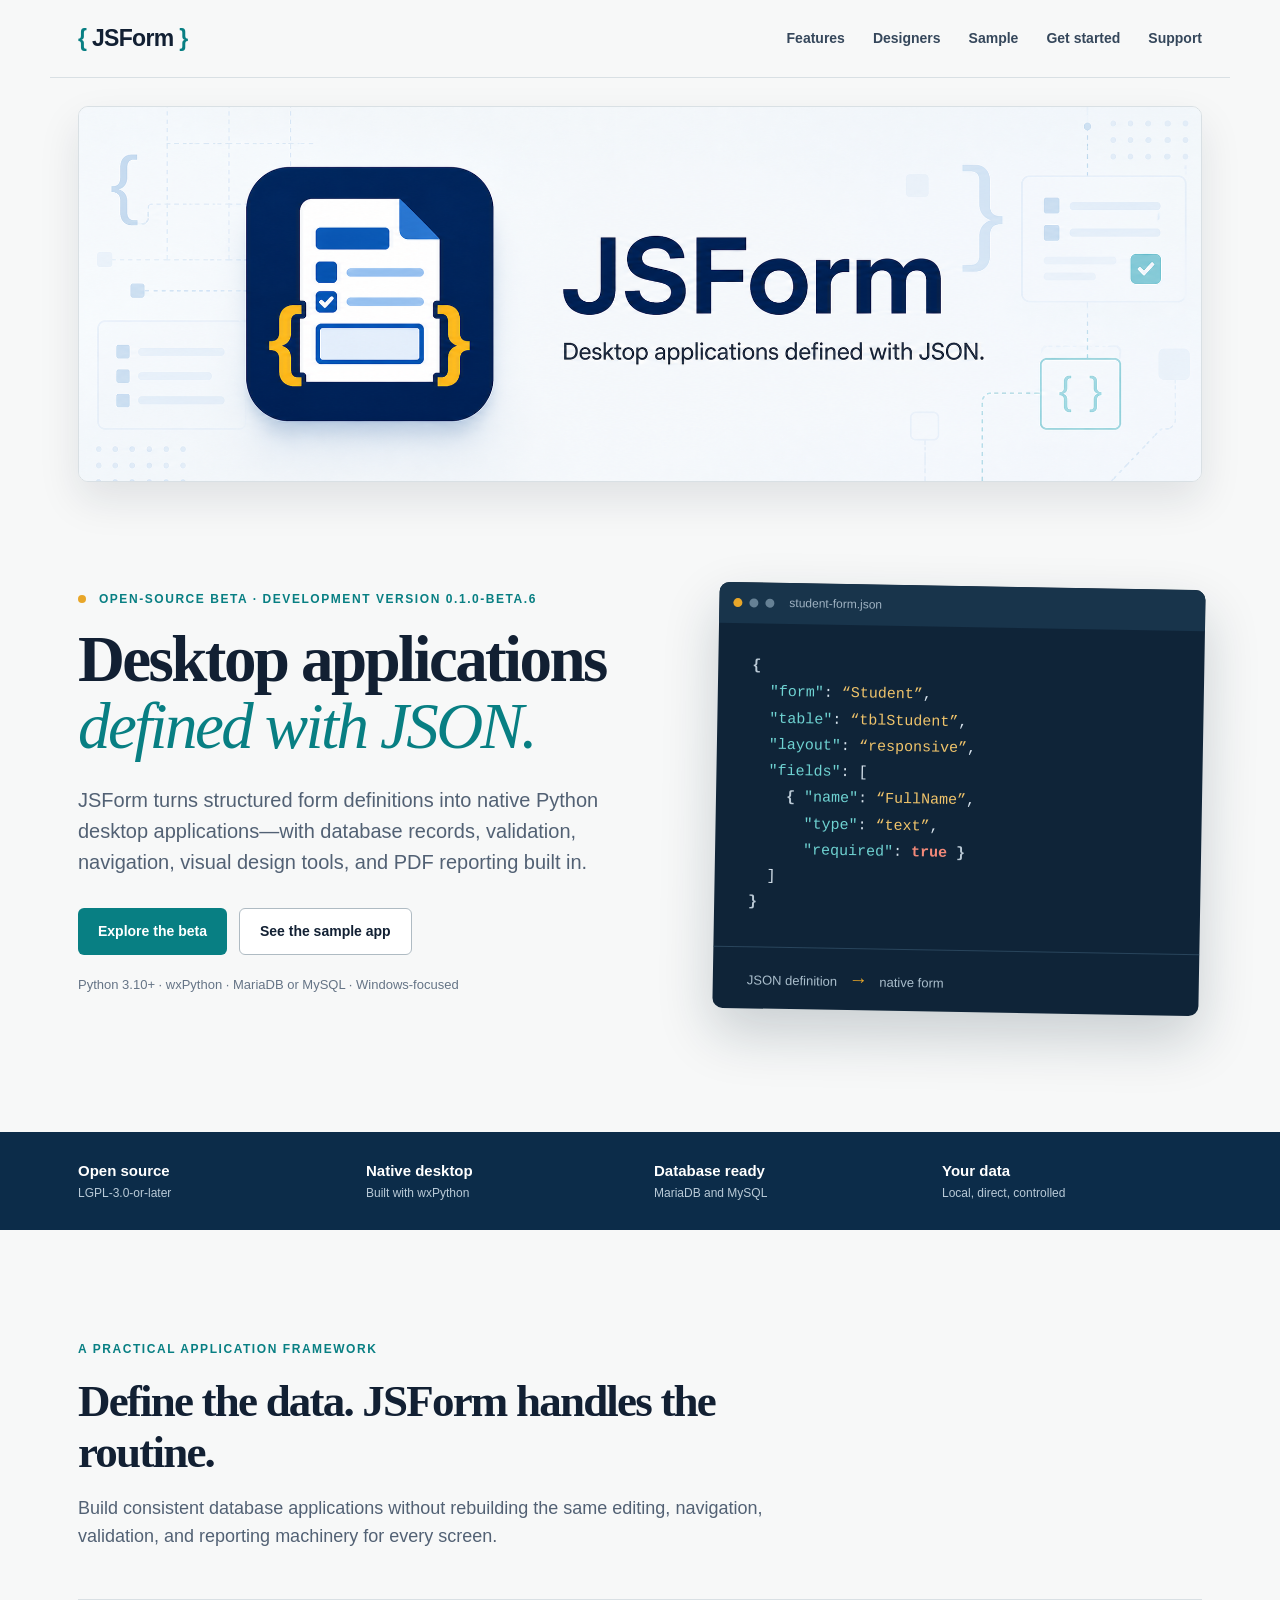
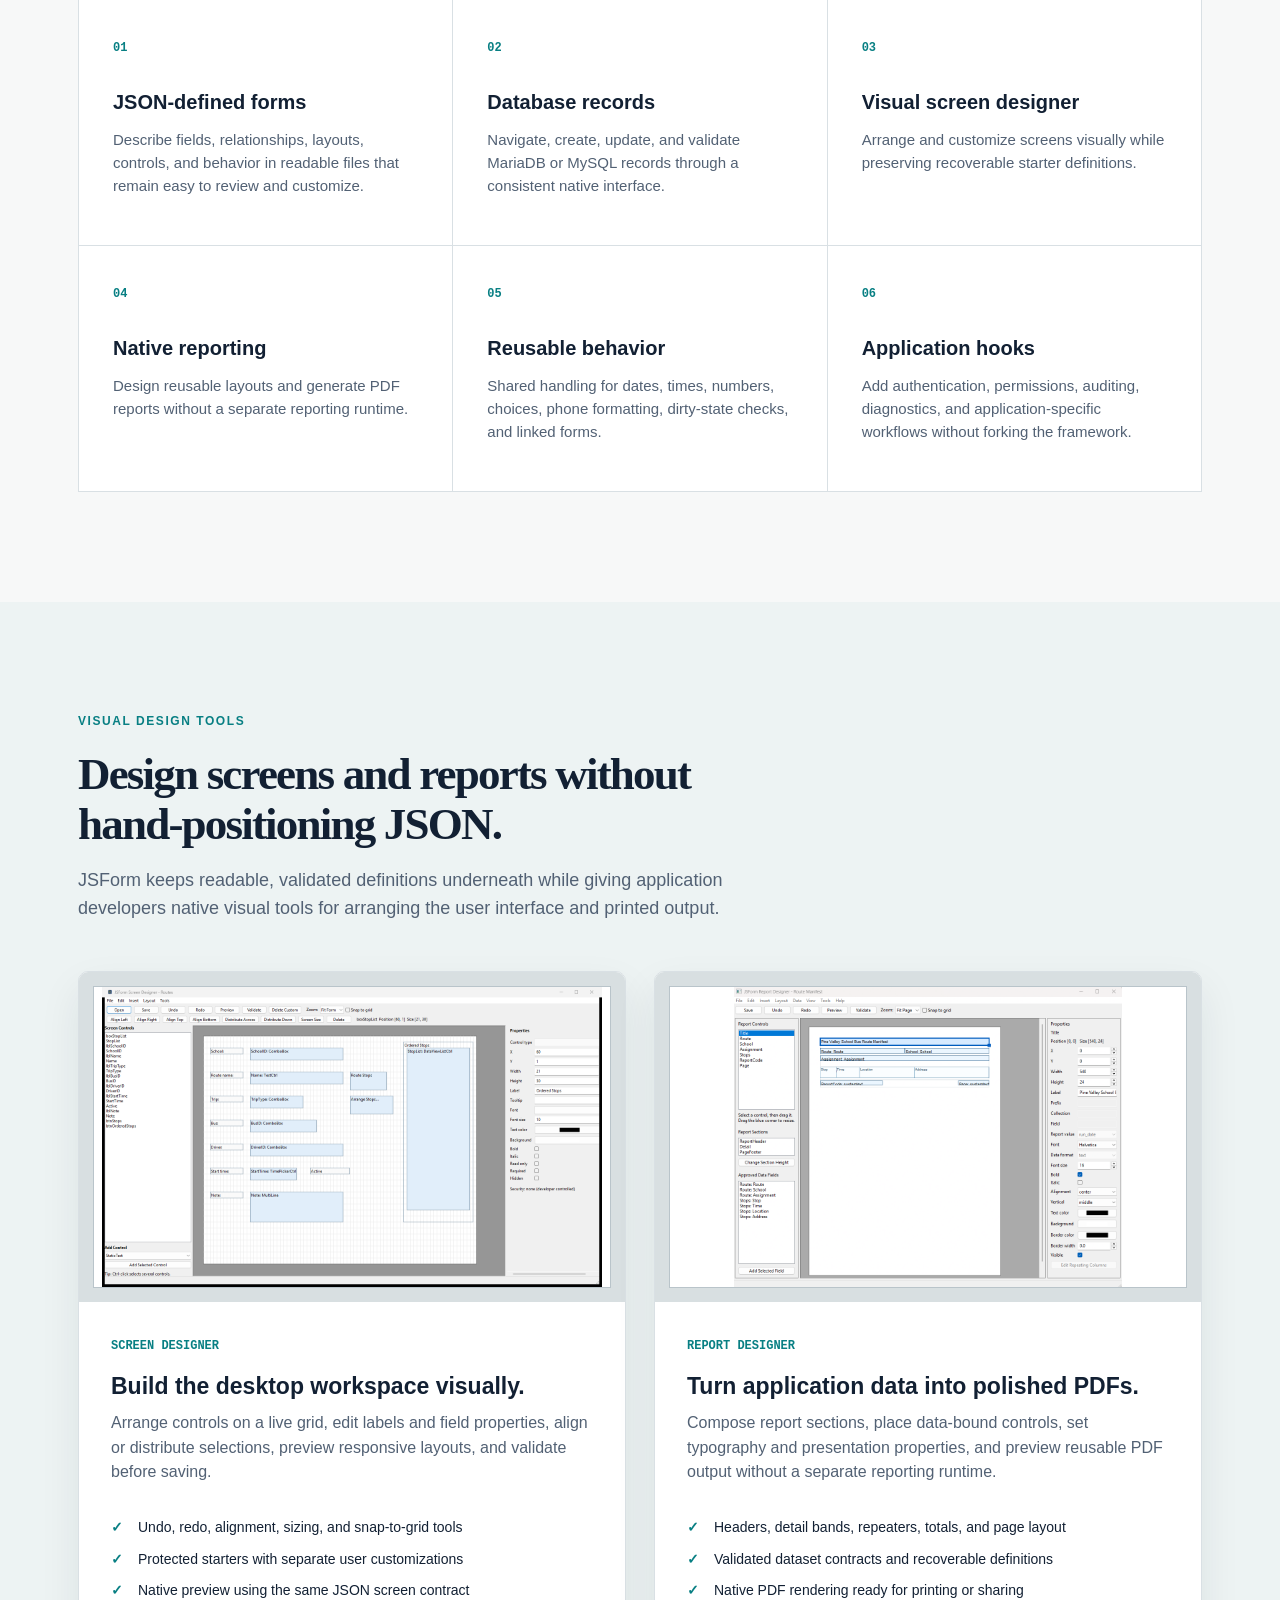
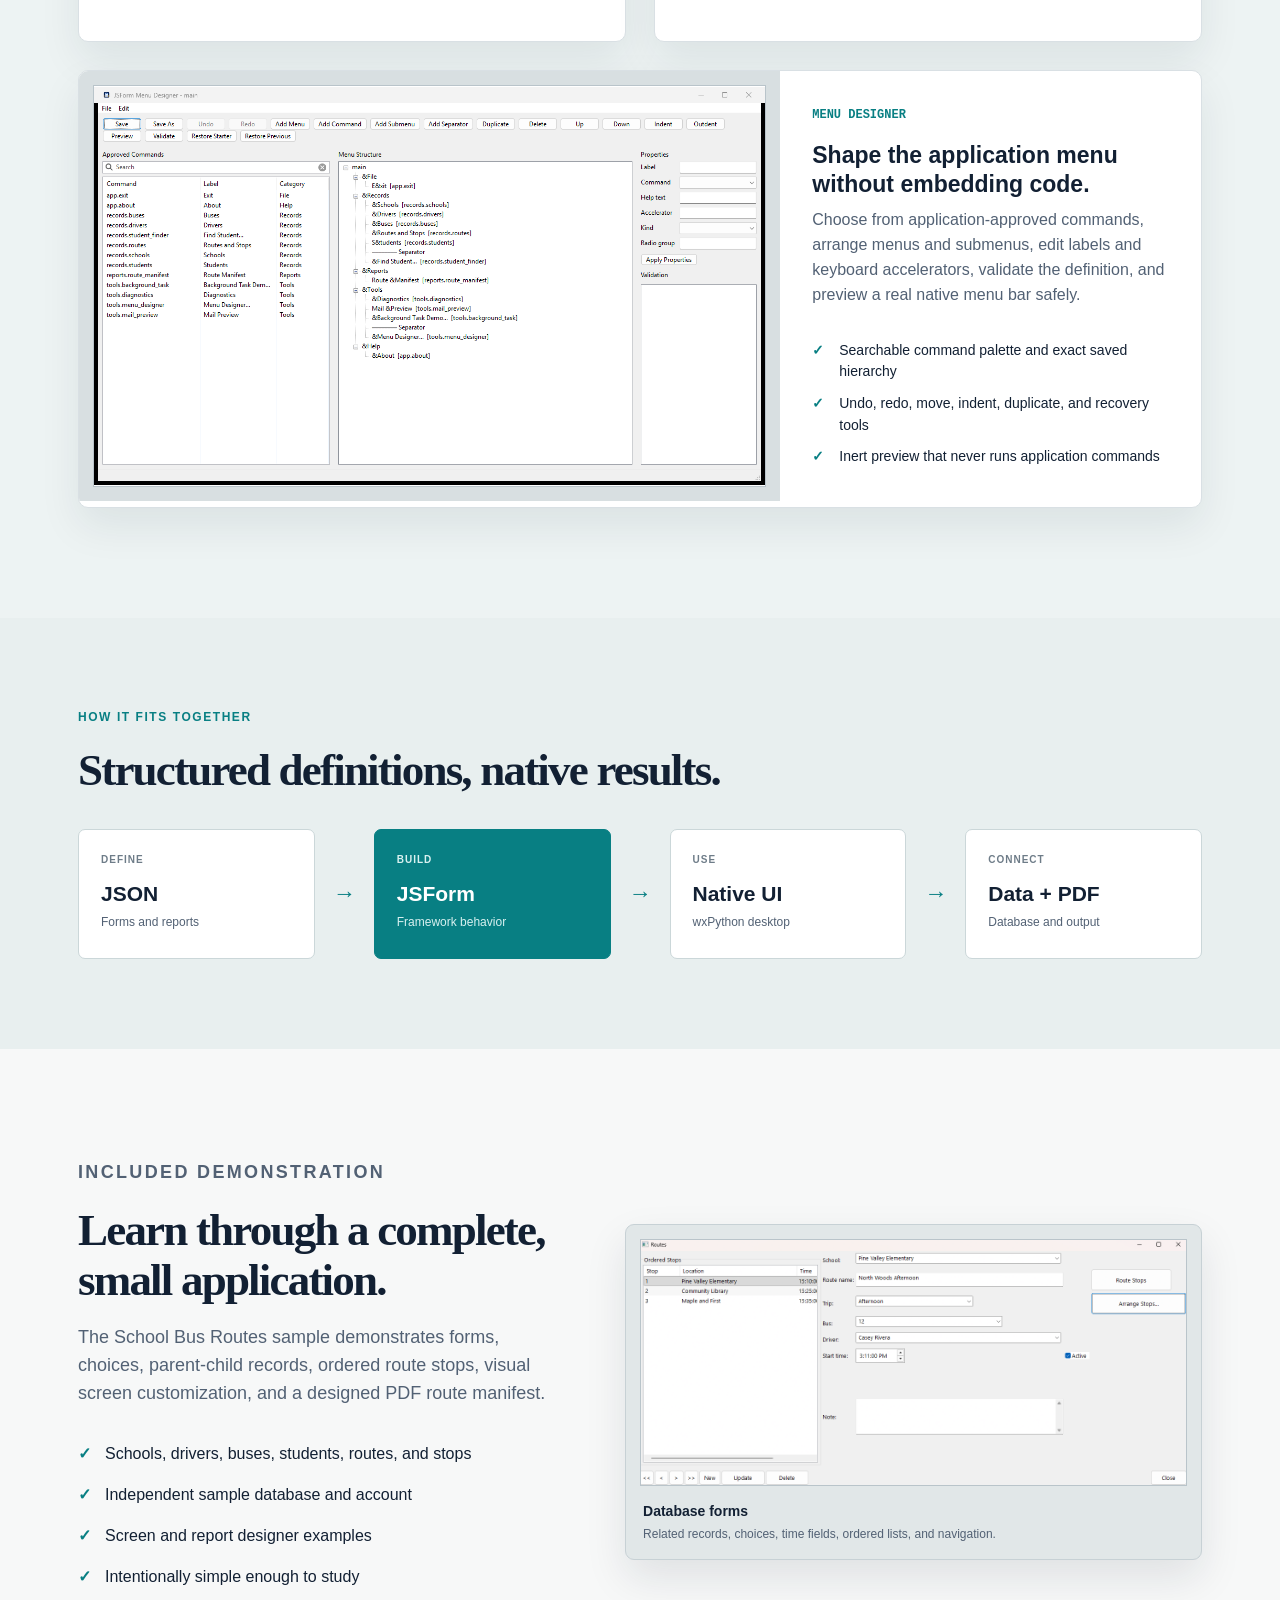
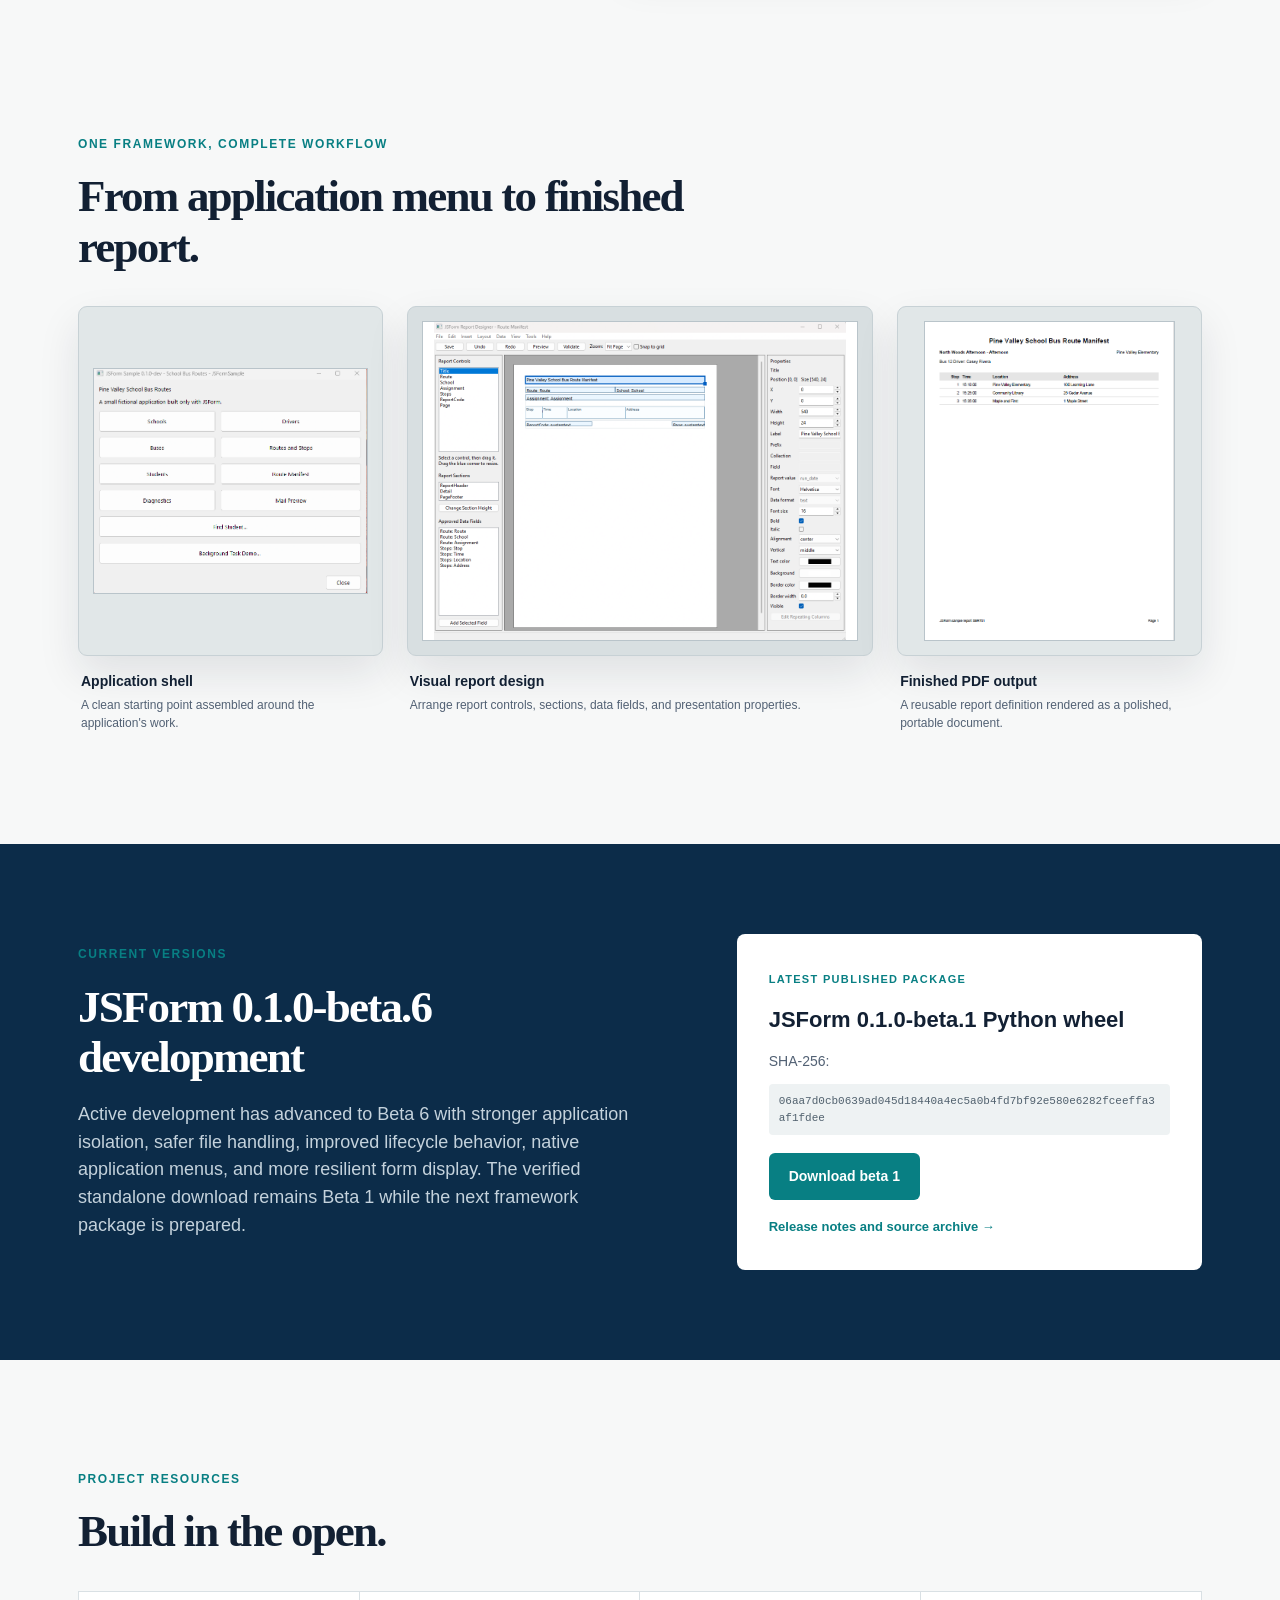
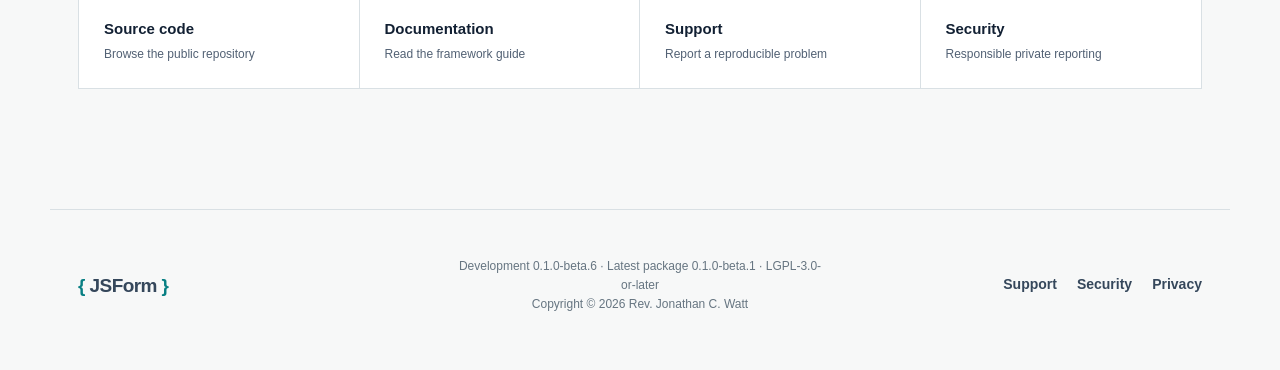
<file: index.html>
<!doctype html>
<html lang="en">
<head>
  <meta charset="utf-8">
  <meta name="viewport" content="width=device-width, initial-scale=1">
  <meta name="description" content="JSForm is an open-source Python framework for building native database desktop applications from JSON definitions.">
  <meta property="og:title" content="JSForm — Desktop applications defined with JSON">
  <meta property="og:description" content="An open-source Python framework for native database desktop applications.">
  <meta property="og:type" content="website">
  <meta property="og:url" content="https://jwattswhat.github.io/JSForm-Website/">
  <meta property="og:image" content="https://jwattswhat.github.io/JSForm-Website/assets/social-preview.png">
  <meta name="twitter:card" content="summary_large_image">
  <title>JSForm — Desktop applications defined with JSON</title>
  <link rel="icon" href="assets/favicon.ico" sizes="any"><link rel="icon" type="image/png" sizes="192x192" href="assets/favicon-192.png"><link rel="apple-touch-icon" href="assets/apple-touch-icon.png"><link rel="stylesheet" href="styles.css">
  <link rel="stylesheet" href="banner.css">
</head>
<body>
  <header class="site-header">
    <a class="brand" href="#top" aria-label="JSForm home"><span>{</span> JSForm <span>}</span></a>
    <nav aria-label="Main navigation">
      <a href="#features">Features</a>
      <a href="#designers">Designers</a>
      <a href="#sample">Sample</a>
      <a href="#getting-started">Get started</a>
      <a href="support.html">Support</a>
    </nav>
  </header>

  <main id="top">
    <div class="site-banner section-shell">
      <img src="assets/jsform-banner.png" alt="JSForm — Desktop applications defined with JSON.">
    </div>

    <section class="hero section-shell">
      <div class="hero-copy">
        <p class="eyebrow"><span class="status-dot"></span> Open-source beta · Development version 0.1.0-beta.6</p>
        <h1>Desktop applications<br><em>defined with JSON.</em></h1>
        <p class="lede">JSForm turns structured form definitions into native Python desktop applications—with database records, validation, navigation, visual design tools, and PDF reporting built in.</p>
        <div class="hero-actions">
          <a class="button primary" href="#getting-started">Explore the beta</a>
          <a class="button secondary" href="#sample">See the sample app</a>
        </div>
        <p class="requirement">Python 3.10+ · wxPython · MariaDB or MySQL · Windows-focused</p>
      </div>
      <div class="definition-card" aria-label="Example JSForm definition">
        <div class="window-bar"><i></i><i></i><i></i><span>student-form.json</span></div>
        <pre><code><b>{</b>
  <span>"form"</span>: <q>Student</q>,
  <span>"table"</span>: <q>tblStudent</q>,
  <span>"layout"</span>: <q>responsive</q>,
  <span>"fields"</span>: [
    <b>{</b> <span>"name"</span>: <q>FullName</q>,
      <span>"type"</span>: <q>text</q>,
      <span>"required"</span>: <strong>true</strong> <b>}</b>
  ]
<b>}</b></code></pre>
        <div class="render-arrow">JSON definition <span>→</span> native form</div>
      </div>
    </section>

    <section class="trust-strip" aria-label="JSForm attributes">
      <div><strong>Open source</strong><span>LGPL-3.0-or-later</span></div>
      <div><strong>Native desktop</strong><span>Built with wxPython</span></div>
      <div><strong>Database ready</strong><span>MariaDB and MySQL</span></div>
      <div><strong>Your data</strong><span>Local, direct, controlled</span></div>
    </section>

    <section class="content-section section-shell" id="features">
      <div class="section-heading">
        <p class="eyebrow">A practical application framework</p>
        <h2>Define the data. JSForm handles the routine.</h2>
        <p>Build consistent database applications without rebuilding the same editing, navigation, validation, and reporting machinery for every screen.</p>
      </div>
      <div class="feature-grid">
        <article><span class="feature-number">01</span><h3>JSON-defined forms</h3><p>Describe fields, relationships, layouts, controls, and behavior in readable files that remain easy to review and customize.</p></article>
        <article><span class="feature-number">02</span><h3>Database records</h3><p>Navigate, create, update, and validate MariaDB or MySQL records through a consistent native interface.</p></article>
        <article><span class="feature-number">03</span><h3>Visual screen designer</h3><p>Arrange and customize screens visually while preserving recoverable starter definitions.</p></article>
        <article><span class="feature-number">04</span><h3>Native reporting</h3><p>Design reusable layouts and generate PDF reports without a separate reporting runtime.</p></article>
        <article><span class="feature-number">05</span><h3>Reusable behavior</h3><p>Shared handling for dates, times, numbers, choices, phone formatting, dirty-state checks, and linked forms.</p></article>
        <article><span class="feature-number">06</span><h3>Application hooks</h3><p>Add authentication, permissions, auditing, diagnostics, and application-specific workflows without forking the framework.</p></article>
      </div>
    </section>

    <section class="designer-section" id="designers">
      <div class="section-shell">
        <div class="section-heading">
          <p class="eyebrow">Visual design tools</p>
          <h2>Design screens and reports without hand-positioning JSON.</h2>
          <p>JSForm keeps readable, validated definitions underneath while giving application developers native visual tools for arranging the user interface and printed output.</p>
        </div>
        <div class="designer-grid">
          <article>
            <div class="designer-shot"><img src="assets/sample-screen-designer.png" alt="JSForm Screen Designer arranging the School Bus Routes data-entry screen" loading="lazy"></div>
            <div class="designer-copy">
              <span class="feature-number">SCREEN DESIGNER</span>
              <h3>Build the desktop workspace visually.</h3>
              <p>Arrange controls on a live grid, edit labels and field properties, align or distribute selections, preview responsive layouts, and validate before saving.</p>
              <ul class="check-list compact-list">
                <li>Undo, redo, alignment, sizing, and snap-to-grid tools</li>
                <li>Protected starters with separate user customizations</li>
                <li>Native preview using the same JSON screen contract</li>
              </ul>
            </div>
          </article>
          <article>
            <div class="designer-shot"><img src="assets/sample-report-designer.png" alt="JSForm Report Designer displaying the School Bus Route Manifest layout" loading="lazy"></div>
            <div class="designer-copy">
              <span class="feature-number">REPORT DESIGNER</span>
              <h3>Turn application data into polished PDFs.</h3>
              <p>Compose report sections, place data-bound controls, set typography and presentation properties, and preview reusable PDF output without a separate reporting runtime.</p>
              <ul class="check-list compact-list">
                <li>Headers, detail bands, repeaters, totals, and page layout</li>
                <li>Validated dataset contracts and recoverable definitions</li>
                <li>Native PDF rendering ready for printing or sharing</li>
              </ul>
            </div>
          </article>
          <article class="menu-designer-card">
            <div class="designer-shot"><img src="assets/sample-menu-designer.png" alt="JSForm Menu Designer arranging the School Bus application menus" loading="lazy"></div>
            <div class="designer-copy">
              <span class="feature-number">MENU DESIGNER</span>
              <h3>Shape the application menu without embedding code.</h3>
              <p>Choose from application-approved commands, arrange menus and submenus, edit labels and keyboard accelerators, validate the definition, and preview a real native menu bar safely.</p>
              <ul class="check-list compact-list">
                <li>Searchable command palette and exact saved hierarchy</li>
                <li>Undo, redo, move, indent, duplicate, and recovery tools</li>
                <li>Inert preview that never runs application commands</li>
              </ul>
            </div>
          </article>
        </div>
      </div>
    </section>

    <section class="flow-section">
      <div class="section-shell">
        <div class="section-heading compact">
          <p class="eyebrow">How it fits together</p>
          <h2>Structured definitions, native results.</h2>
        </div>
        <div class="flow" aria-label="JSON definitions flow through JSForm into a native user interface connected to a database and reports">
          <div><small>Define</small><strong>JSON</strong><span>Forms and reports</span></div>
          <b>→</b>
          <div class="accent"><small>Build</small><strong>JSForm</strong><span>Framework behavior</span></div>
          <b>→</b>
          <div><small>Use</small><strong>Native UI</strong><span>wxPython desktop</span></div>
          <b>→</b>
          <div><small>Connect</small><strong>Data + PDF</strong><span>Database and output</span></div>
        </div>
      </div>
    </section>

    <section class="content-section section-shell sample-section" id="sample">
      <div class="sample-copy">
        <p class="eyebrow">Included demonstration</p>
        <h2>Learn through a complete, small application.</h2>
        <p>The School Bus Routes sample demonstrates forms, choices, parent-child records, ordered route stops, visual screen customization, and a designed PDF route manifest.</p>
        <ul class="check-list">
          <li>Schools, drivers, buses, students, routes, and stops</li>
          <li>Independent sample database and account</li>
          <li>Screen and report designer examples</li>
          <li>Intentionally simple enough to study</li>
        </ul>
      </div>
      <figure class="sample-feature">
        <img src="assets/sample-routes.png" alt="JSForm Routes screen showing an ordered list of school bus stops and a data-entry form" loading="lazy">
        <figcaption><strong>Database forms</strong><span>Related records, choices, time fields, ordered lists, and navigation.</span></figcaption>
      </figure>
    </section>

    <section class="showcase section-shell" aria-labelledby="showcase-title">
      <div class="section-heading compact">
        <p class="eyebrow">One framework, complete workflow</p>
        <h2 id="showcase-title">From application menu to finished report.</h2>
      </div>
      <div class="showcase-grid">
        <figure>
          <div class="shot-frame compact-shot"><img src="assets/sample-main.png" alt="JSForm School Bus Routes sample main menu" loading="lazy"></div>
          <figcaption><strong>Application shell</strong><span>A clean starting point assembled around the application's work.</span></figcaption>
        </figure>
        <figure class="wide-shot">
          <div class="shot-frame"><img src="assets/sample-report-designer.png" alt="JSForm visual Report Designer displaying a Route Manifest layout" loading="lazy"></div>
          <figcaption><strong>Visual report design</strong><span>Arrange report controls, sections, data fields, and presentation properties.</span></figcaption>
        </figure>
        <figure>
          <div class="shot-frame paper-shot"><img src="assets/sample-route-manifest.png" alt="Finished Pine Valley School Bus Route Manifest PDF" loading="lazy"></div>
          <figcaption><strong>Finished PDF output</strong><span>A reusable report definition rendered as a polished, portable document.</span></figcaption>
        </figure>
      </div>
    </section>

    <section class="beta-section" id="getting-started">
      <div class="section-shell beta-inner">
        <div>
          <p class="eyebrow">Current versions</p>
          <h2>JSForm 0.1.0-beta.6 development</h2>
          <p>Active development has advanced to Beta 6 with stronger application isolation, safer file handling, improved lifecycle behavior, native application menus, and more resilient form display. The verified standalone download remains Beta 1 while the next framework package is prepared.</p>
        </div>
        <div class="release-card">
          <span class="release-label">Latest published package</span>
          <strong>JSForm 0.1.0-beta.1 Python wheel</strong>
          <p>SHA-256: <code>06aa7d0cb0639ad045d18440a4ec5a0b4fd7bf92e580e6282fceeffa3af1fdee</code></p>
          <a class="button primary" href="https://github.com/jwattswhat/JSForm/releases/download/v0.1.0-beta.1/jsform_desktop-0.1.0b1-py3-none-any.whl">Download beta 1</a>
          <a class="release-notes" href="https://github.com/jwattswhat/JSForm/releases/tag/v0.1.0-beta.1">Release notes and source archive →</a>
        </div>
      </div>
    </section>

    <section class="content-section section-shell resources">
      <div class="section-heading compact"><p class="eyebrow">Project resources</p><h2>Build in the open.</h2></div>
      <div class="resource-grid">
        <a href="https://github.com/jwattswhat/JSForm"><strong>Source code</strong><span>Browse the public repository</span></a>
        <a href="https://github.com/jwattswhat/JSForm/blob/main/Documentation/JSForm_Framework.md"><strong>Documentation</strong><span>Read the framework guide</span></a>
        <a href="https://github.com/jwattswhat/JSForm/issues"><strong>Support</strong><span>Report a reproducible problem</span></a>
        <a href="security.html"><strong>Security</strong><span>Responsible private reporting</span></a>
      </div>
    </section>
  </main>

  <footer>
    <a class="brand small" href="#top"><span>{</span> JSForm <span>}</span></a>
    <p>Development 0.1.0-beta.6 · Latest package 0.1.0-beta.1 · LGPL-3.0-or-later<br>Copyright © 2026 Rev. Jonathan C. Watt</p>
    <div><a href="support.html">Support</a><a href="security.html">Security</a><a href="privacy.html">Privacy</a></div>
  </footer>
</body>
</html>
</file>
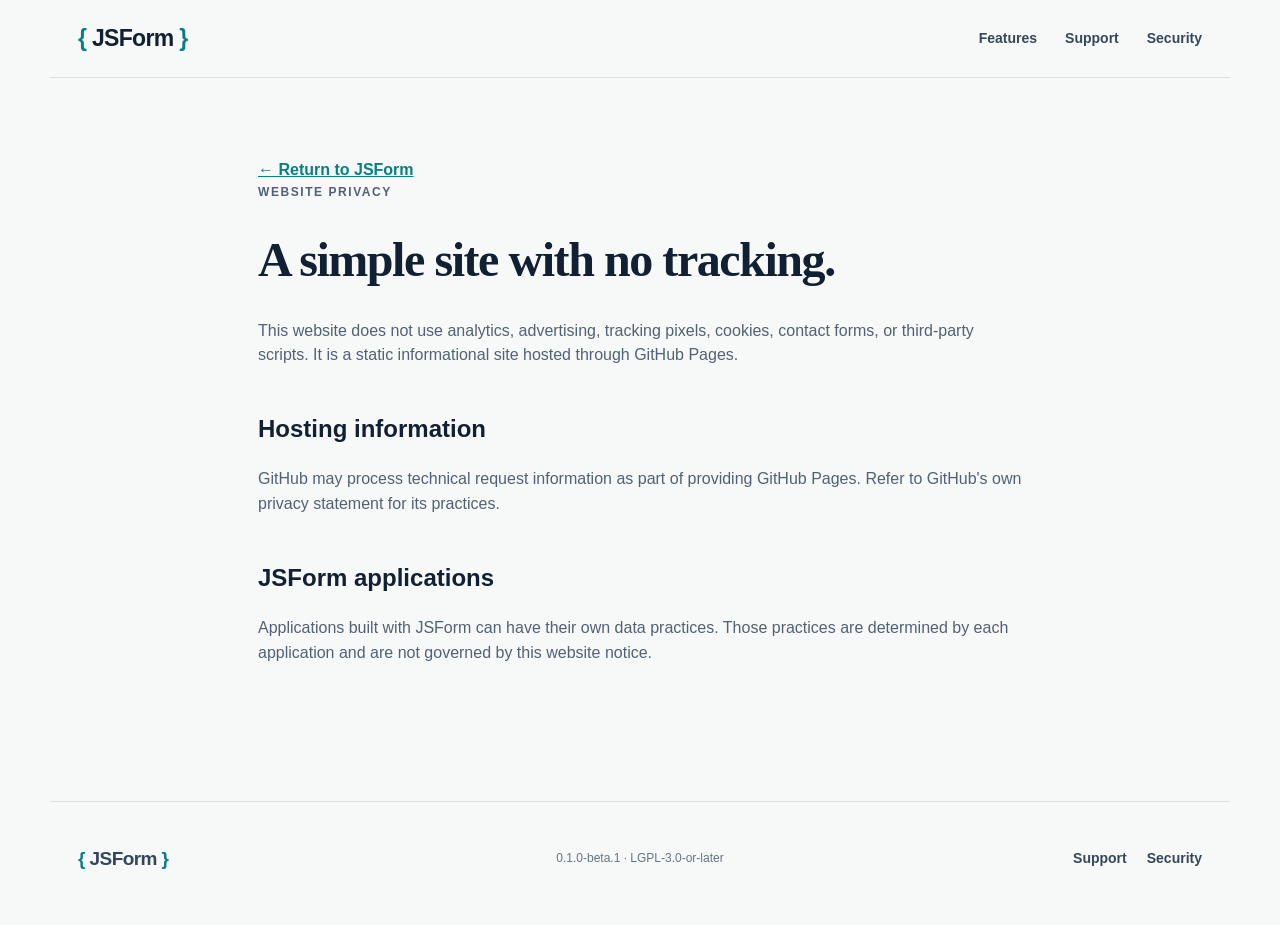
<file: privacy.html>
<!doctype html><html lang="en"><head><meta charset="utf-8"><meta name="viewport" content="width=device-width,initial-scale=1"><meta name="description" content="Privacy information for the JSForm website."><title>Privacy · JSForm</title><link rel="icon" href="assets/favicon.ico" sizes="any"><link rel="icon" type="image/png" sizes="192x192" href="assets/favicon-192.png"><link rel="apple-touch-icon" href="assets/apple-touch-icon.png"><link rel="stylesheet" href="styles.css"></head><body><header class="site-header"><a class="brand" href="index.html"><span>{</span> JSForm <span>}</span></a><nav><a href="index.html#features">Features</a><a href="support.html">Support</a><a href="security.html">Security</a></nav></header><main class="plain-page"><a class="back-link" href="index.html">← Return to JSForm</a><p class="eyebrow">Website privacy</p><h1>A simple site with no tracking.</h1><p>This website does not use analytics, advertising, tracking pixels, cookies, contact forms, or third-party scripts. It is a static informational site hosted through GitHub Pages.</p><h2>Hosting information</h2><p>GitHub may process technical request information as part of providing GitHub Pages. Refer to GitHub's own privacy statement for its practices.</p><h2>JSForm applications</h2><p>Applications built with JSForm can have their own data practices. Those practices are determined by each application and are not governed by this website notice.</p></main><footer><a class="brand small" href="index.html"><span>{</span> JSForm <span>}</span></a><p>0.1.0-beta.1 · LGPL-3.0-or-later</p><div><a href="support.html">Support</a><a href="security.html">Security</a></div></footer></body></html>
</file>
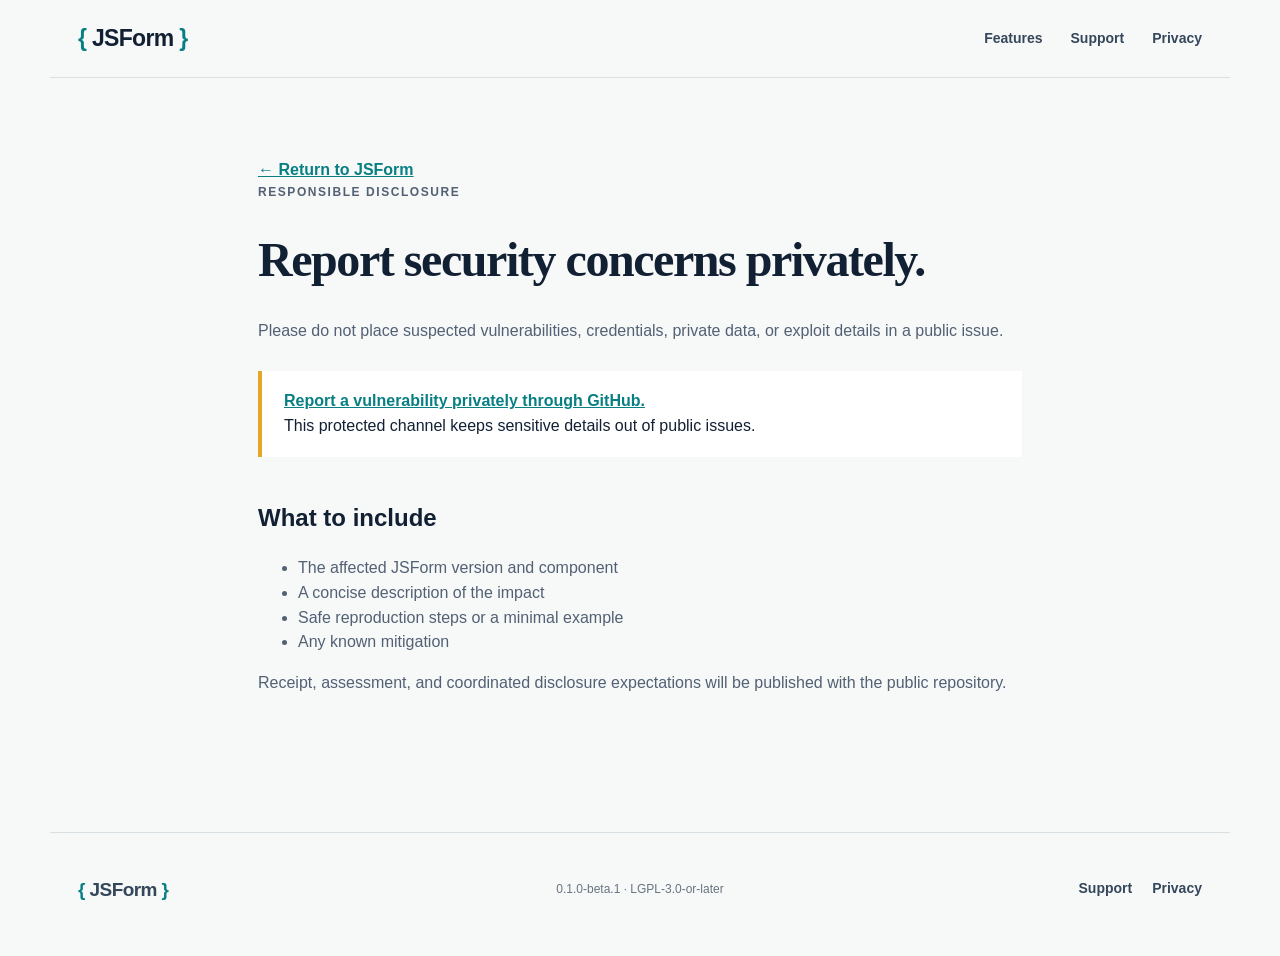
<file: security.html>
<!doctype html><html lang="en"><head><meta charset="utf-8"><meta name="viewport" content="width=device-width,initial-scale=1"><meta name="description" content="JSForm security reporting policy."><title>Security · JSForm</title><link rel="icon" href="assets/favicon.ico" sizes="any"><link rel="icon" type="image/png" sizes="192x192" href="assets/favicon-192.png"><link rel="apple-touch-icon" href="assets/apple-touch-icon.png"><link rel="stylesheet" href="styles.css"></head><body><header class="site-header"><a class="brand" href="index.html"><span>{</span> JSForm <span>}</span></a><nav><a href="index.html#features">Features</a><a href="support.html">Support</a><a href="privacy.html">Privacy</a></nav></header><main class="plain-page"><a class="back-link" href="index.html">← Return to JSForm</a><p class="eyebrow">Responsible disclosure</p><h1>Report security concerns privately.</h1><p>Please do not place suspected vulnerabilities, credentials, private data, or exploit details in a public issue.</p><div class="notice"><strong><a href="https://github.com/jwattswhat/JSForm/security/advisories/new">Report a vulnerability privately through GitHub.</a></strong><br>This protected channel keeps sensitive details out of public issues.</div><h2>What to include</h2><ul><li>The affected JSForm version and component</li><li>A concise description of the impact</li><li>Safe reproduction steps or a minimal example</li><li>Any known mitigation</li></ul><p>Receipt, assessment, and coordinated disclosure expectations will be published with the public repository.</p></main><footer><a class="brand small" href="index.html"><span>{</span> JSForm <span>}</span></a><p>0.1.0-beta.1 · LGPL-3.0-or-later</p><div><a href="support.html">Support</a><a href="privacy.html">Privacy</a></div></footer></body></html>
</file>
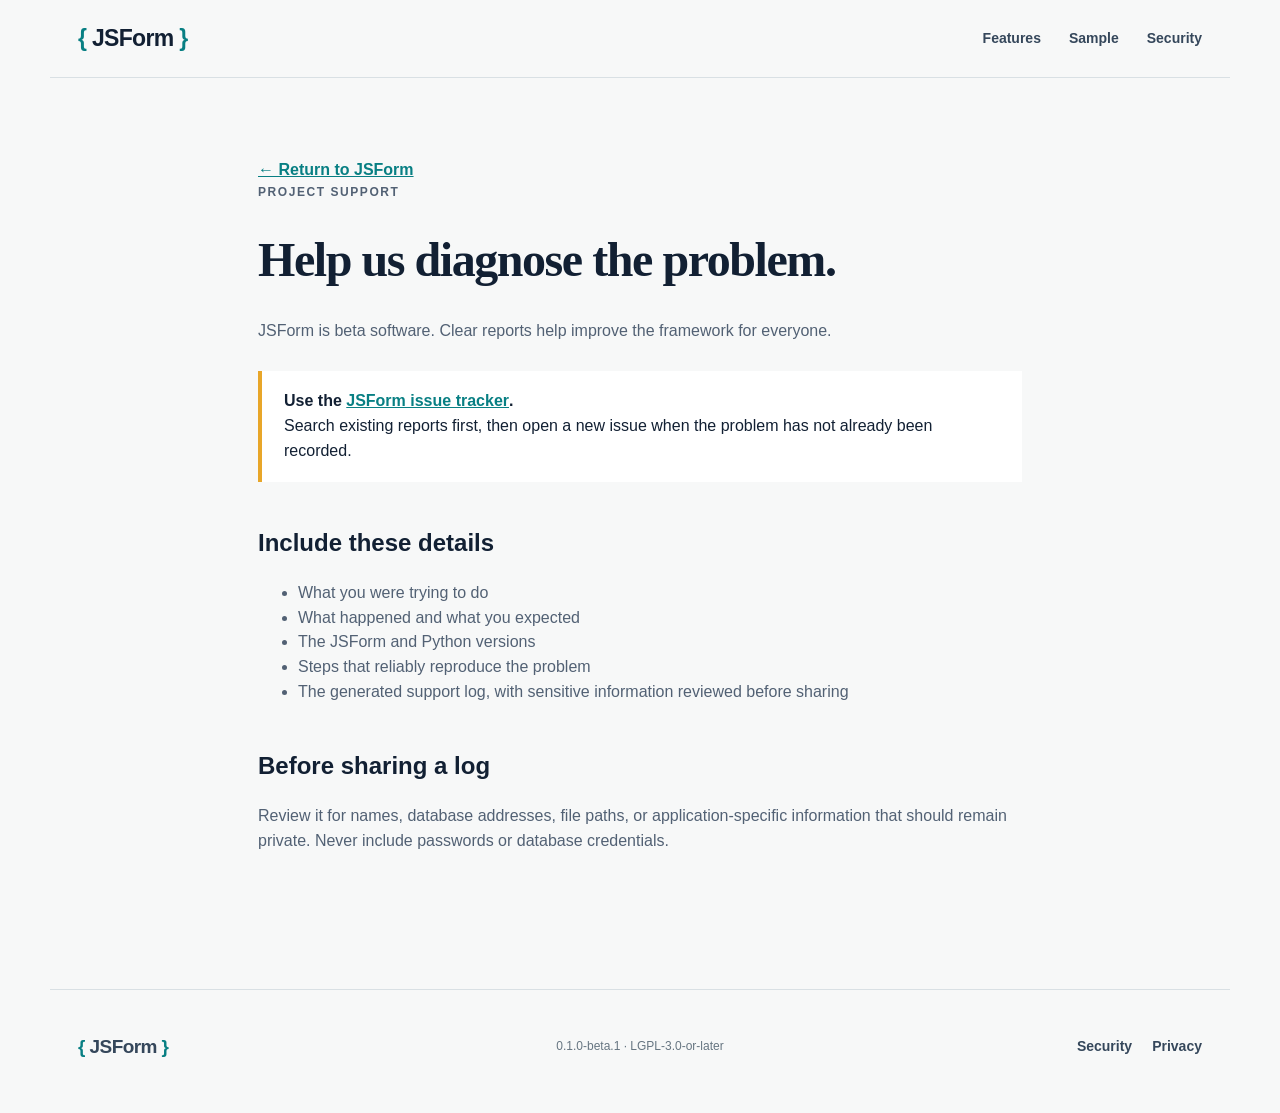
<file: support.html>
<!doctype html><html lang="en"><head><meta charset="utf-8"><meta name="viewport" content="width=device-width,initial-scale=1"><meta name="description" content="How to request support for JSForm."><title>Support · JSForm</title><link rel="icon" href="assets/favicon.ico" sizes="any"><link rel="icon" type="image/png" sizes="192x192" href="assets/favicon-192.png"><link rel="apple-touch-icon" href="assets/apple-touch-icon.png"><link rel="stylesheet" href="styles.css"></head><body><header class="site-header"><a class="brand" href="index.html"><span>{</span> JSForm <span>}</span></a><nav><a href="index.html#features">Features</a><a href="index.html#sample">Sample</a><a href="security.html">Security</a></nav></header><main class="plain-page"><a class="back-link" href="index.html">← Return to JSForm</a><p class="eyebrow">Project support</p><h1>Help us diagnose the problem.</h1><p>JSForm is beta software. Clear reports help improve the framework for everyone.</p><div class="notice"><strong>Use the <a href="https://github.com/jwattswhat/JSForm/issues">JSForm issue tracker</a>.</strong><br>Search existing reports first, then open a new issue when the problem has not already been recorded.</div><h2>Include these details</h2><ul><li>What you were trying to do</li><li>What happened and what you expected</li><li>The JSForm and Python versions</li><li>Steps that reliably reproduce the problem</li><li>The generated support log, with sensitive information reviewed before sharing</li></ul><h2>Before sharing a log</h2><p>Review it for names, database addresses, file paths, or application-specific information that should remain private. Never include passwords or database credentials.</p></main><footer><a class="brand small" href="index.html"><span>{</span> JSForm <span>}</span></a><p>0.1.0-beta.1 · LGPL-3.0-or-later</p><div><a href="security.html">Security</a><a href="privacy.html">Privacy</a></div></footer></body></html>
</file>
<file: styles.css>
:root{--ink:#122033;--muted:#526174;--paper:#f7f8f8;--white:#fff;--navy:#0c2c49;--teal:#087f83;--teal-dark:#07666a;--amber:#e8a629;--line:#d9e0e4;--soft:#eaf3f2;--code:#0f2438;--max:1180px}*{box-sizing:border-box}html{scroll-behavior:smooth}body{margin:0;color:var(--ink);background:var(--paper);font-family:Inter,"Segoe UI",Arial,sans-serif;line-height:1.55}a{color:inherit}.site-header{height:78px;display:flex;align-items:center;justify-content:space-between;max-width:var(--max);margin:auto;padding:0 28px;border-bottom:1px solid var(--line)}.brand{font-size:23px;font-weight:800;text-decoration:none;letter-spacing:-.03em}.brand span{color:var(--teal)}nav{display:flex;gap:28px}nav a,footer a{text-decoration:none;font-size:14px;font-weight:650;color:#35475b}nav a:hover,nav a:focus,footer a:hover,footer a:focus{color:var(--teal)}.section-shell{max-width:var(--max);margin:0 auto;padding-left:28px;padding-right:28px}.hero{min-height:650px;display:grid;grid-template-columns:1.08fr .92fr;gap:68px;align-items:center;padding-top:72px;padding-bottom:88px}.eyebrow{text-transform:uppercase;letter-spacing:.13em;font-size:12px;font-weight:800;color:var(--teal);margin:0 0 18px}.status-dot{display:inline-block;width:8px;height:8px;background:var(--amber);border-radius:50%;margin-right:8px}.hero h1,.section-heading h2,.sample-copy h2,.beta-inner h2{font-family:Georgia,"Times New Roman",serif;letter-spacing:-.04em}.hero h1{font-size:65px;line-height:1.03;margin:0 0 25px;font-weight:700}.hero h1 em{font-weight:400;color:var(--teal);font-style:italic}.lede{font-size:20px;max-width:650px;color:var(--muted);margin-bottom:30px}.hero-actions{display:flex;gap:12px;flex-wrap:wrap}.button{display:inline-flex;min-height:47px;align-items:center;justify-content:center;padding:0 20px;border-radius:6px;text-decoration:none;font-weight:750;font-size:14px}.button.primary{background:var(--teal);color:white}.button.primary:hover,.button.primary:focus{background:var(--teal-dark)}.button.secondary{border:1px solid #afbbc3;background:white}.requirement{margin-top:20px;font-size:13px;color:#657486}.definition-card{background:var(--code);border-radius:10px;color:#d6e2ec;box-shadow:0 24px 55px rgba(16,38,57,.2);overflow:hidden;transform:rotate(1deg)}.window-bar{height:41px;background:#18344b;display:flex;align-items:center;gap:7px;padding:0 14px;color:#9fb2c2;font-size:12px}.window-bar i{width:9px;height:9px;background:#668195;border-radius:50%}.window-bar i:first-child{background:#e8a629}.window-bar span{margin-left:8px}.definition-card pre{margin:0;padding:30px 34px;font:15px/1.75 Consolas,"Courier New",monospace;overflow:auto}.definition-card code span{color:#6fd3d2}.definition-card code q{color:#f0c46b}.definition-card code strong{color:#f28979}.definition-card code b{color:#bac9d5}.render-arrow{border-top:1px solid #29455c;padding:16px 34px;font-size:13px;color:#a9bdcb}.render-arrow span{color:var(--amber);font-size:19px;padding:0 8px}.trust-strip{background:var(--navy);color:white;display:grid;grid-template-columns:repeat(4,1fr);padding:27px max(calc((100vw - var(--max))/2 + 28px),28px);gap:28px}.trust-strip div{display:flex;flex-direction:column}.trust-strip strong{font-size:15px}.trust-strip span{font-size:12px;color:#b9cad7;margin-top:2px}.content-section{padding-top:110px;padding-bottom:110px}.section-heading{max-width:720px;margin-bottom:48px}.section-heading.compact{margin-bottom:34px}.section-heading h2,.sample-copy h2,.beta-inner h2{font-size:45px;line-height:1.12;margin:0 0 18px}.section-heading>p:last-child,.sample-copy>p,.beta-inner>div>p:last-child{font-size:18px;color:var(--muted)}.feature-grid{display:grid;grid-template-columns:repeat(3,1fr);gap:1px;background:var(--line);border:1px solid var(--line)}.feature-grid article{background:white;padding:34px;min-height:245px}.feature-number{font:700 12px Consolas,monospace;color:var(--teal)}.feature-grid h3{font-size:20px;margin:28px 0 10px}.feature-grid p{color:var(--muted);font-size:15px;margin:0}.flow-section{background:#e8efef;padding:90px 0}.flow{display:grid;grid-template-columns:1fr auto 1fr auto 1fr auto 1fr;gap:18px;align-items:center}.flow>div{background:white;border:1px solid #cbd7d9;padding:22px;border-radius:7px;display:flex;flex-direction:column;min-height:130px}.flow>div.accent{background:var(--teal);color:white;border-color:var(--teal)}.flow small{text-transform:uppercase;letter-spacing:.1em;font-weight:800;font-size:10px;color:#6e7c88}.flow .accent small,.flow .accent span{color:#d9f1f0}.flow strong{font-size:21px;margin:10px 0 3px}.flow span{font-size:12px;color:var(--muted)}.flow>b{color:var(--teal);font-size:23px}.sample-section{display:grid;grid-template-columns:.9fr 1.1fr;gap:75px;align-items:center}.check-list{padding:0;list-style:none;margin:27px 0}.check-list li{padding:8px 0 8px 27px;position:relative}.check-list li:before{content:"✓";position:absolute;left:0;color:var(--teal);font-weight:900}.screenshot-placeholder{background:#e1e7e8;padding:24px;border-radius:9px;text-align:center;color:#667581;font-size:12px}.placeholder-window{background:white;border:1px solid #aebbc2;border-radius:6px;overflow:hidden;text-align:left;box-shadow:0 12px 28px rgba(20,40,55,.12)}.placeholder-window .window-bar{background:#e6ecee;color:#546474}.placeholder-body{padding:30px;min-height:270px}.mini-nav{height:24px;width:60%;background:#d3e4e3;margin-bottom:14px}.mini-nav.short{width:42%}.mini-grid{border:1px solid #c9d2d6;margin-top:28px}.mini-grid span{display:block;height:34px;border-bottom:1px solid #dbe1e4}.mini-grid span:last-child{border:0}.beta-section{background:var(--navy);color:white;padding:90px 0}.beta-inner{display:grid;grid-template-columns:1.1fr .9fr;gap:90px;align-items:center}.beta-inner>div>p:last-child{color:#c4d2dc}.release-card{background:white;color:var(--ink);padding:32px;border-radius:8px}.release-label{font-size:11px;text-transform:uppercase;letter-spacing:.12em;color:var(--teal);font-weight:800}.release-card strong{display:block;font-size:22px;margin:12px 0}.release-card p{color:var(--muted);font-size:14px}.button.disabled{margin-top:8px;background:#e7ebed;color:#71808c}.resources{padding-bottom:120px}.resource-grid{display:grid;grid-template-columns:repeat(4,1fr);border:1px solid var(--line)}.resource-grid>*{padding:25px;border-right:1px solid var(--line);background:white;display:flex;flex-direction:column;text-decoration:none}.resource-grid>*:last-child{border:0}.resource-grid a:hover,.resource-grid a:focus{background:var(--soft)}.resource-grid strong{font-size:15px}.resource-grid span{font-size:12px;color:var(--muted);margin-top:5px}footer{max-width:var(--max);margin:auto;padding:35px 28px 45px;border-top:1px solid var(--line);display:grid;grid-template-columns:1fr 1fr 1fr;align-items:center}footer .small{font-size:19px}footer p{text-align:center;font-size:12px;color:#667581}footer div{display:flex;justify-content:flex-end;gap:20px}.plain-page{max-width:820px;margin:0 auto;padding:80px 28px 120px}.plain-page h1{font:700 48px/1.1 Georgia,serif;letter-spacing:-.03em}.plain-page h2{margin-top:42px}.plain-page p,.plain-page li{color:var(--muted)}.notice{border-left:4px solid var(--amber);background:white;padding:18px 22px;margin:28px 0}.back-link{font-weight:700;color:var(--teal)}
@media(max-width:900px){.hero{grid-template-columns:1fr;gap:45px}.hero h1{font-size:54px}.trust-strip{grid-template-columns:repeat(2,1fr)}.feature-grid{grid-template-columns:repeat(2,1fr)}.flow{grid-template-columns:1fr}.flow>b{transform:rotate(90deg);text-align:center}.sample-section,.beta-inner{grid-template-columns:1fr}.resource-grid{grid-template-columns:repeat(2,1fr)}.resource-grid>*:nth-child(2){border-right:0}.resource-grid>*{border-bottom:1px solid var(--line)}}
@media(max-width:620px){.site-header{height:auto;padding-top:18px;padding-bottom:18px;align-items:flex-start}.site-header nav{display:grid;grid-template-columns:1fr 1fr;gap:7px 18px}.hero{padding-top:55px;min-height:auto}.hero h1{font-size:43px}.lede{font-size:17px}.definition-card{transform:none}.definition-card pre{padding:22px;font-size:13px}.trust-strip,.feature-grid,.resource-grid{grid-template-columns:1fr}.trust-strip{gap:20px}.resource-grid>*{border-right:0}.section-heading h2,.sample-copy h2,.beta-inner h2{font-size:36px}.content-section{padding-top:78px;padding-bottom:78px}footer{grid-template-columns:1fr;gap:12px;text-align:center}footer div{justify-content:center}}

.sample-feature,.showcase figure{margin:0}.sample-feature,.shot-frame{background:#e1e7e8;border:1px solid #c7d1d5;border-radius:9px;padding:14px;box-shadow:0 18px 42px rgba(18,32,51,.1)}.sample-feature img,.shot-frame img{display:block;width:100%;height:auto;background:white;border:1px solid #b9c4ca}.sample-feature figcaption,.showcase figcaption{display:flex;flex-direction:column;padding:15px 3px 1px}.sample-feature figcaption strong,.showcase figcaption strong{font-size:14px}.sample-feature figcaption span,.showcase figcaption span{color:var(--muted);font-size:12px;margin-top:3px}.showcase{padding-bottom:110px}.showcase-grid{display:grid;grid-template-columns:.85fr 1.3fr .85fr;gap:24px;align-items:start}.shot-frame{height:350px;display:flex;align-items:center;justify-content:center;overflow:hidden}.shot-frame img{max-height:100%;object-fit:contain}.compact-shot img{width:auto;max-width:100%}.paper-shot img{width:auto;max-width:100%;height:100%}.wide-shot .shot-frame{background:#d8dfe1}
@media(max-width:900px){.showcase-grid{grid-template-columns:1fr 1fr}.showcase-grid .wide-shot{grid-column:1/-1;grid-row:1}.shot-frame{height:390px}}
@media(max-width:620px){.showcase{padding-bottom:78px}.showcase-grid{grid-template-columns:1fr}.showcase-grid .wide-shot{grid-column:auto;grid-row:auto}.shot-frame{height:auto;min-height:0}.paper-shot img{height:auto;max-height:520px}}

.release-card code{display:block;overflow-wrap:anywhere;font:11px/1.5 Consolas,"Courier New",monospace;color:#51616e;background:#eef2f3;padding:9px 10px;border-radius:4px;margin:12px 0 18px}.release-notes{display:block;margin-top:17px;color:var(--teal);font-size:13px;font-weight:750;text-decoration:none}.release-notes:hover,.release-notes:focus{text-decoration:underline}.notice a{color:var(--teal);font-weight:750}
.designer-section{background:#edf3f3;padding:110px 0}.designer-grid{display:grid;grid-template-columns:1fr 1fr;gap:28px}.designer-grid article{background:var(--white);border:1px solid var(--line);border-radius:10px;overflow:hidden;box-shadow:0 18px 42px rgba(18,32,51,.08)}.designer-shot{height:330px;background:#d8dfe1;padding:14px;display:flex;align-items:center;justify-content:center;overflow:hidden}.designer-shot img{display:block;width:100%;height:100%;object-fit:contain;background:white;border:1px solid #b9c4ca}.designer-copy{padding:30px 32px 34px}.designer-copy h3{font-size:23px;line-height:1.25;margin:15px 0 10px}.designer-copy>p{color:var(--muted);margin:0}.compact-list{font-size:14px;margin-bottom:0}.compact-list li{padding-top:5px;padding-bottom:5px}
 .designer-grid .menu-designer-card{grid-column:1/-1;display:grid;grid-template-columns:1.25fr .75fr}.menu-designer-card .designer-shot{height:430px}
@media(max-width:900px){.designer-grid{grid-template-columns:1fr}.designer-grid .menu-designer-card{grid-column:auto;display:block}.designer-shot,.menu-designer-card .designer-shot{height:420px}}
@media(max-width:620px){.designer-section{padding:78px 0}.designer-shot{height:auto}.designer-shot img{height:auto}.designer-copy{padding:25px 24px 29px}}
</file>
<file: banner.css>
.site-banner {
  padding-top: 28px;
}

.site-banner img {
  display: block;
  width: 100%;
  height: auto;
  border: 1px solid var(--line);
  border-radius: 10px;
  box-shadow: 0 18px 42px rgba(18, 32, 51, 0.1);
}
</file>
